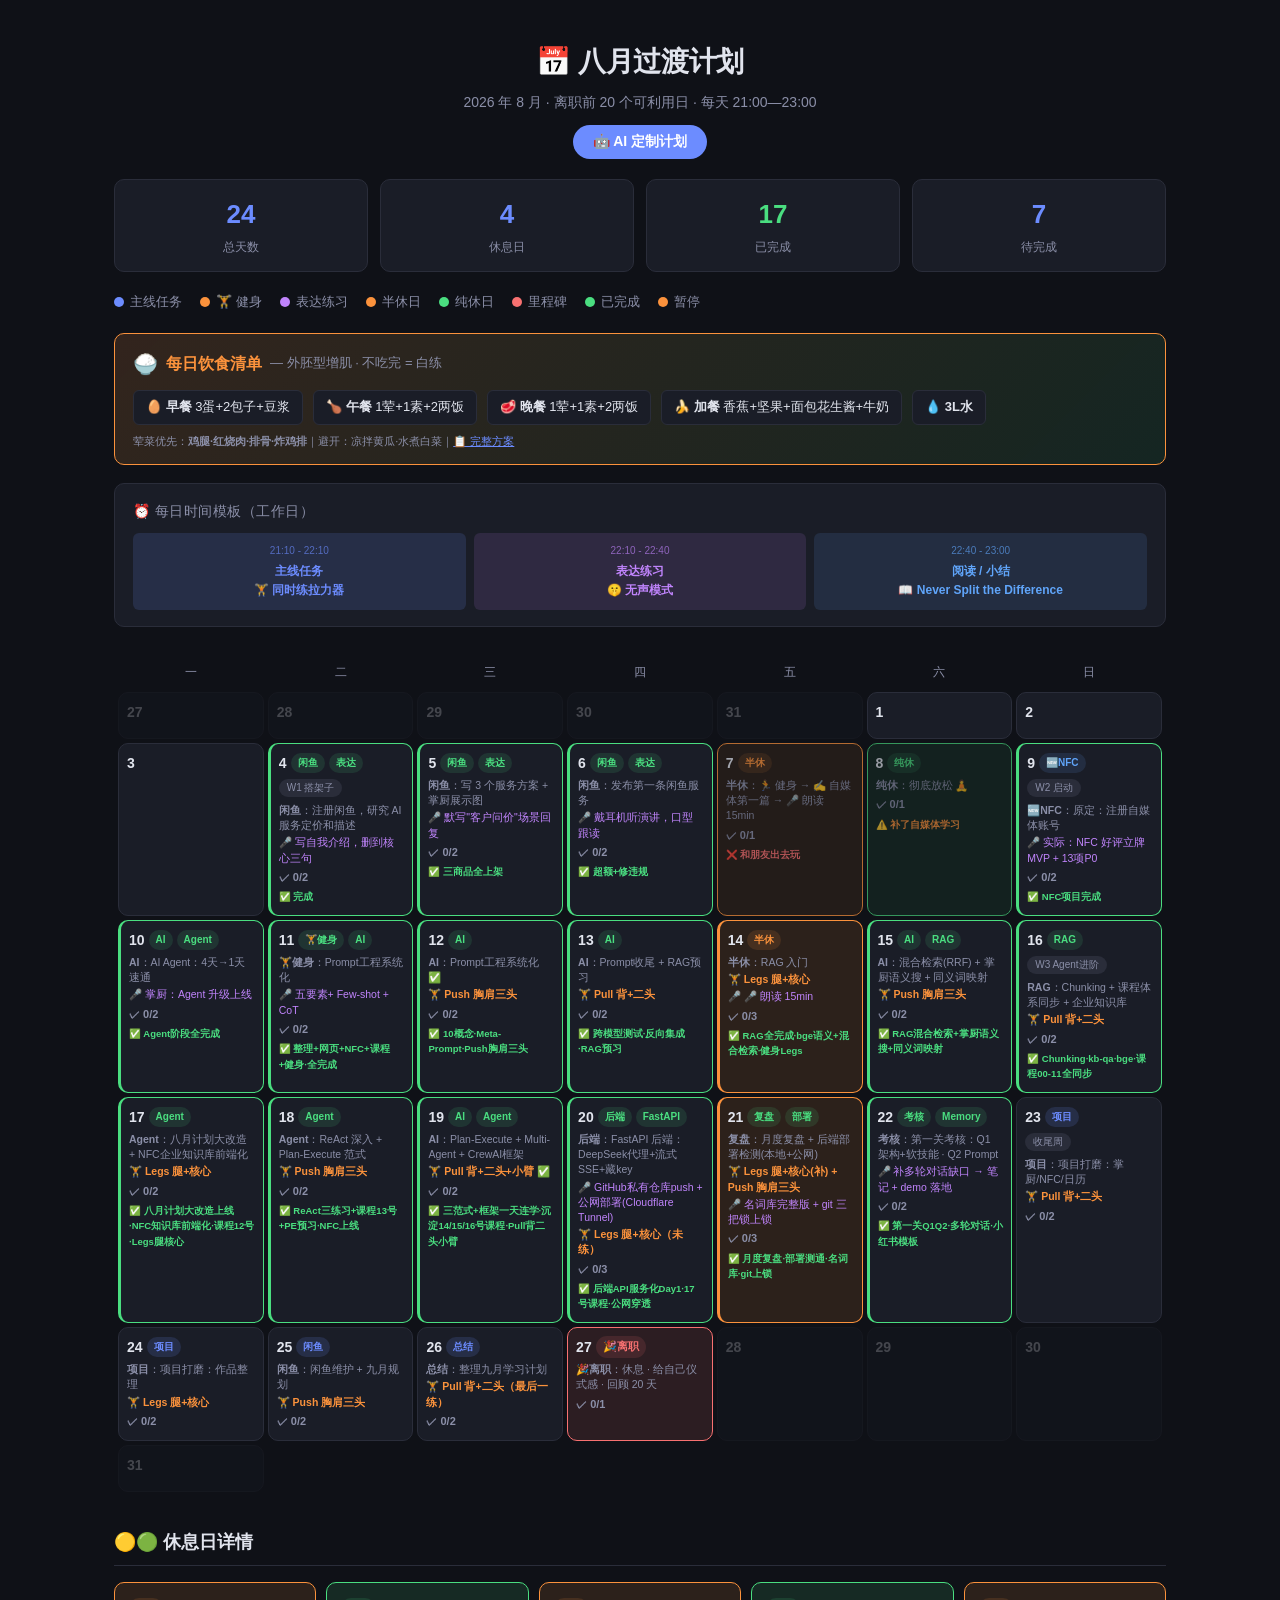
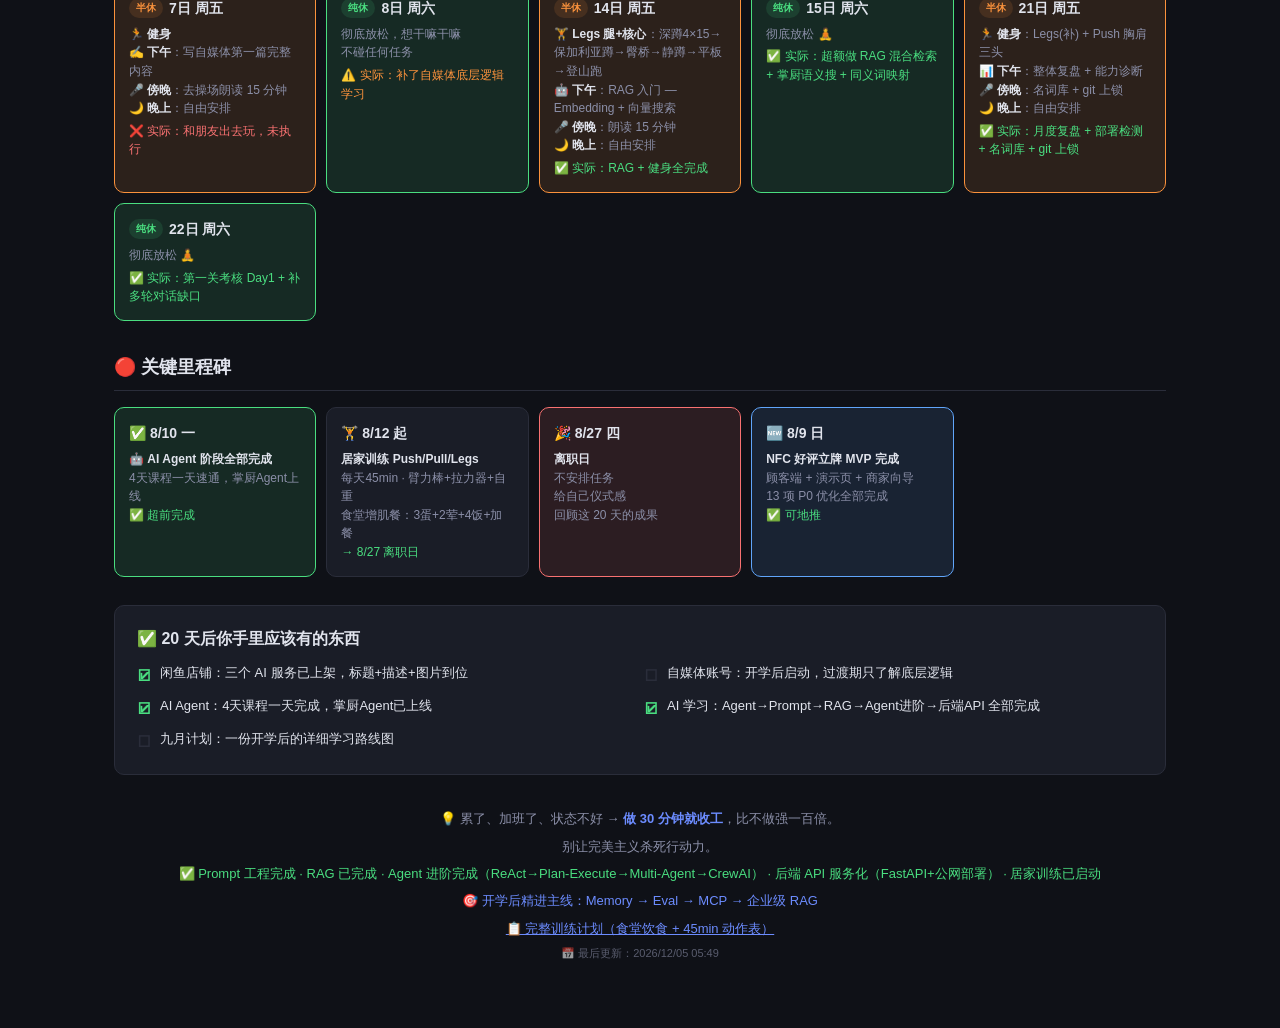
<file: index.html>
<!DOCTYPE html>
<html lang="zh-CN">
<head>
<meta charset="UTF-8">
<meta name="viewport" content="width=device-width, initial-scale=1.0, user-scalable=no, viewport-fit=cover">
<meta name="apple-mobile-web-app-capable" content="yes">
<meta name="apple-mobile-web-app-status-bar-style" content="black-translucent">
<meta name="apple-mobile-web-app-title" content="八月计划">
<meta name="theme-color" content="#0f1117">
<title>八月过渡计划 · 2026</title>
<link rel="stylesheet" href="style.css">
  <script src="data.js"></script>
</head>
<body>

<!-- ⏸ PAUSE BANNER（模块，有数据才显示）-->
<div id="banner-module"></div>

<header>
  <h1 id="plan-title">📅 八月过渡计划</h1>
  <p class="subtitle" id="plan-subtitle">2026 年 8 月 · 离职前 20 个可利用日 · 每天 21:00—23:00</p>
  <button class="ai-cta" onclick="openAi()">🤖 AI 定制计划</button>
</header>

<!-- STATS -->
<div class="stats-row">
  <div class="stat-card"><div class="num" id="stat-total">0</div><div class="label">总天数</div></div>
  <div class="stat-card"><div class="num" id="stat-rest">0</div><div class="label">休息日</div></div>
  <div class="stat-card"><div class="num green" id="stat-done">0</div><div class="label">已完成</div></div>
  <div class="stat-card"><div class="num" id="stat-todo">0</div><div class="label">待完成</div></div>
</div>

<!-- LEGEND -->
<div class="legend">
  <span class="legend-main"><i class="dot main"></i> 主线任务</span>
  <span class="legend-workout"><i class="dot workout"></i> 🏋️ 健身</span>
  <span class="legend-express"><i class="dot express"></i> 表达练习</span>
  <span class="legend-half"><i class="dot half-rest"></i> 半休日</span>
  <span class="legend-full"><i class="dot full-rest"></i> 纯休日</span>
  <span class="legend-milestone"><i class="dot milestone"></i> 里程碑</span>
  <span><i class="dot done"></i> 已完成</span>
  <span><i class="dot paused"></i> 暂停</span>
</div>

<!-- 🍚 DIET BANNER（模块，有数据才显示）-->
<div id="diet-module"></div>

<!-- DAILY TEMPLATE（模块，有数据才显示）-->
<div id="template-module"></div>

<!-- ═══════════════════════════════════════════════
     DESKTOP: CALENDAR TABLE
     ═══════════════════════════════════════════════ -->
<div class="desktop-only" id="desktop-calendar"></div>

<!-- ═══════════════════════════════════════════════
     MOBILE: WEEK CARD LIST
     ═══════════════════════════════════════════════ -->
<div class="mobile-only" id="mobile-calendar"></div>

<!-- REST DAY DETAILS -->
<div class="section-title">🟡🟢 休息日详情</div>
<div class="detail-grid" id="rest-detail-cards"></div>

<!-- MILESTONE CARDS -->
<div class="section-title">🔴 关键里程碑</div>
<div class="detail-grid" id="milestone-cards"></div>

<!-- CHECKLIST（模块，有数据才显示）-->
<div id="checklist-module"></div>

<footer id="footer-module"></footer>

<!-- ═══════════════ DAY DETAIL MODAL ═══════════════ -->
<div class="modal-overlay" id="detail-modal">
  <div class="modal-box">
    <div class="modal-head">
      <div class="title" id="modal-title"></div>
      <button class="modal-close" onclick="closeDetail()">✕</button>
    </div>
    <div class="progress-bar"><div class="progress-fill" id="modal-progress"></div></div>

    <div class="modal-section">
      <h4>🏷 主题标签</h4>
      <div id="modal-tags"></div>
      <div class="note-input-row">
        <input class="note-input" id="tag-input" placeholder="加个主题标签，如 数学 / 英语" onkeydown="if(event.key==='Enter')addTag()">
        <button class="note-add" onclick="addTag()">添加</button>
      </div>
    </div>

    <div class="modal-section">
      <h4>📋 今日时段</h4>
      <div id="modal-tasks"></div>
      <button class="slot-add" onclick="addSlot()">+ 添加时段</button>
    </div>

    <div class="modal-section">
      <h4>📝 我的记录</h4>
      <div id="modal-notes"></div>
      <div class="note-input-row">
        <input class="note-input" id="note-input" placeholder="记一条…回车或点添加" onkeydown="if(event.key==='Enter')addNote()">
        <button class="note-add" onclick="addNote()">添加</button>
      </div>
    </div>

    <div class="sync-row">
      <button class="sync-btn" onclick="exportData()">⬇️ 导出记录</button>
      <button class="sync-btn" onclick="document.getElementById('import-file').click()">⬆️ 导入记录</button>
      <input type="file" id="import-file" accept=".json" style="display:none" onchange="importData(event)">
    </div>
  </div>
</div>

<!-- ═══════════════ AI 定制面板 ═══════════════ -->
<div class="modal-overlay" id="ai-modal">
  <div class="modal-box">
    <div class="modal-head">
      <div class="title">🤖 AI 定制计划</div>
      <button class="modal-close" onclick="closeAi()">✕</button>
    </div>

    <div class="modal-section">
      <h4>🔑 DeepSeek API Key（存本地）</h4>
      <input id="ai-key" class="note-input" type="password" placeholder="sk-..." style="width:100%">
    </div>

    <div class="modal-section">
      <h4>🎯 目标</h4>
      <textarea id="ai-goal" class="note-input" rows="3" style="width:100%;resize:vertical" placeholder="例：9月考CPA，每天只有3小时，周末想多学点"></textarea>
    </div>

    <div class="modal-section">
      <h4>⚙️ 约束 / 偏好（可选）</h4>
      <textarea id="ai-constraint" class="note-input" rows="2" style="width:100%;resize:vertical" placeholder="例：周三晚上有事；不喜欢早起；劳逸结合"></textarea>
    </div>

    <div class="modal-section">
      <h4>📅 可利用日（点选哪几天有空）</h4>
      <div class="weekday-picker" id="weekday-picker">
        <button class="wd-btn on" onclick="this.classList.toggle('on')">周一</button>
        <button class="wd-btn on" onclick="this.classList.toggle('on')">周二</button>
        <button class="wd-btn on" onclick="this.classList.toggle('on')">周三</button>
        <button class="wd-btn on" onclick="this.classList.toggle('on')">周四</button>
        <button class="wd-btn on" onclick="this.classList.toggle('on')">周五</button>
        <button class="wd-btn on" onclick="this.classList.toggle('on')">周六</button>
        <button class="wd-btn on" onclick="this.classList.toggle('on')">周日</button>
      </div>
    </div>

    <div class="modal-section">
      <h4>⏰ 可用时间段</h4>
      <div id="time-slot-list">
        <input class="note-input time-slot" placeholder="如 20:00-23:00">
      </div>
      <button class="slot-add" onclick="addTimeSlot()">+ 加一段</button>
    </div>

    <button class="ai-gen" onclick="generatePlan()">✨ 生成计划</button>
    <div id="ai-status" class="empty-hint" style="margin-top:8px;"></div>

    <div class="sync-row">
      <button class="sync-btn" onclick="downloadPlan()">⬇️ 下载当前计划 JSON</button>
    </div>
  </div>
</div>

<!-- ═══════════════════════════════════════════════
     DATA — 改计划只改这里
     ═══════════════════════════════════════════════ -->
<script src="app.js"></script>

</body>
</html>
</file>
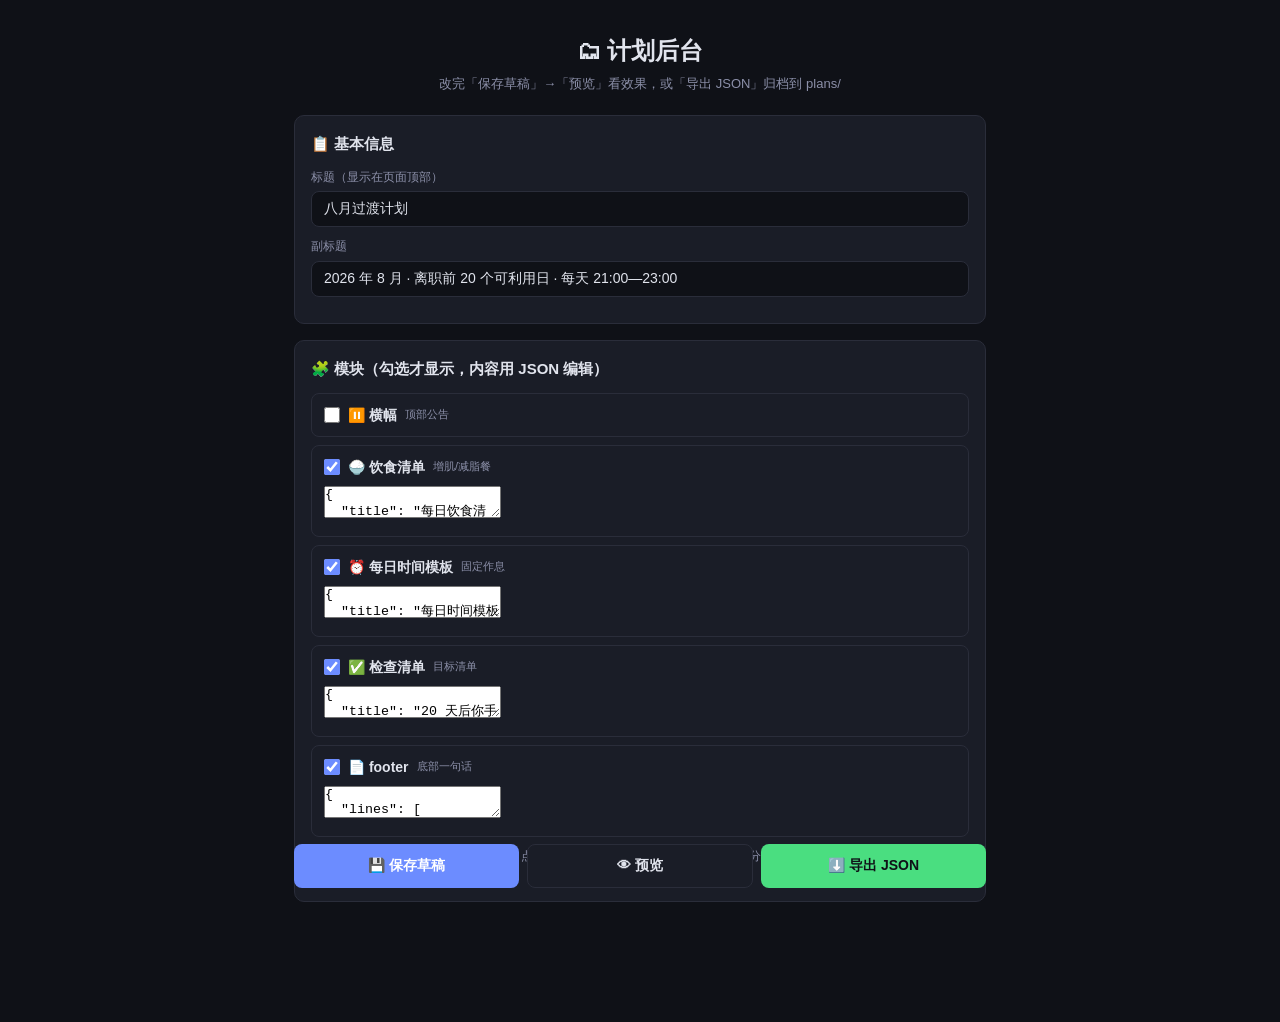
<file: admin.html>
<!DOCTYPE html>
<html lang="zh-CN">
<head>
<meta charset="UTF-8">
<meta name="viewport" content="width=device-width, initial-scale=1.0, viewport-fit=cover">
<title>计划后台</title>
<style>
*, *::before, *::after { box-sizing: border-box; margin: 0; padding: 0; }
:root {
  --bg: #0f1117; --card: #1a1d27; --border: #2a2d3a;
  --text: #e1e4ed; --text-secondary: #8b8fa8;
  --accent: #6c8cff; --accent-glow: rgba(108,140,255,0.15);
  --green: #4ade80; --red: #f87171; --orange: #fb923c;
  --radius: 10px;
}
body {
  background: var(--bg); color: var(--text);
  font-family: -apple-system, BlinkMacSystemFont, "Segoe UI", "PingFang SC", "Microsoft YaHei", sans-serif;
  line-height: 1.6; max-width: 720px; margin: 0 auto; padding: 20px 14px 60px;
}
header { text-align: center; padding: 12px 0 20px; }
header h1 { font-size: 24px; font-weight: 800; }
header p { color: var(--text-secondary); font-size: 13px; margin-top: 4px; }

.card { background: var(--card); border: 1px solid var(--border); border-radius: var(--radius); padding: 16px; margin-bottom: 16px; }
.card h2 { font-size: 15px; margin-bottom: 12px; }
.field { margin-bottom: 10px; }
.field label { display: block; font-size: 12px; color: var(--text-secondary); margin-bottom: 4px; }
.field input, .field textarea {
  width: 100%; background: #0f1117; border: 1px solid var(--border); border-radius: 8px;
  padding: 9px 12px; color: var(--text); font-size: 14px; outline: none; font-family: inherit;
}
.field input:focus, .field textarea:focus { border-color: var(--accent); }
.field textarea { min-height: 90px; resize: vertical; font-family: ui-monospace, SFMono-Regular, Menlo, monospace; font-size: 12px; line-height: 1.5; }

.mod { border: 1px solid var(--border); border-radius: 8px; padding: 10px 12px; margin-bottom: 8px; }
.mod-head { display: flex; align-items: center; gap: 8px; cursor: pointer; }
.mod-head input { width: 16px; height: 16px; accent-color: var(--accent); }
.mod-head .name { font-size: 14px; font-weight: 600; }
.mod-head .hint { font-size: 11px; color: var(--text-secondary); }
.mod-body { display: none; margin-top: 8px; }
.mod.on .mod-body { display: block; }

.actions { display: flex; gap: 8px; flex-wrap: wrap; position: sticky; bottom: 12px; }
.actions button {
  flex: 1; min-width: 100px; padding: 12px; border: none; border-radius: 8px;
  font-size: 14px; font-weight: 600; cursor: pointer;
}
.btn-save { background: var(--accent); color: #fff; }
.btn-export { background: var(--green); color: #0f1117; }
.btn-preview { background: var(--card); color: var(--text); border: 1px solid var(--border) !important; }
.hint-tip { font-size: 12px; color: var(--text-secondary); margin-top: 10px; }
</style>
</head>
<body>
<header>
  <h1>🗂 计划后台</h1>
  <p>改完「保存草稿」→「预览」看效果，或「导出 JSON」归档到 plans/</p>
</header>

<div class="card">
  <h2>📋 基本信息</h2>
  <div class="field"><label>标题（显示在页面顶部）</label><input id="meta-title" placeholder="如：CPA 冲刺计划"></div>
  <div class="field"><label>副标题</label><input id="meta-subtitle" placeholder="如：9月考试 · 每天 3 小时"></div>
</div>

<div class="card">
  <h2>🧩 模块（勾选才显示，内容用 JSON 编辑）</h2>

  <div class="mod" data-mod="banner">
    <label class="mod-head"><input type="checkbox" class="mod-toggle"><span class="name">⏸️ 横幅</span><span class="hint">顶部公告</span></label>
    <div class="mod-body"><textarea class="mod-json" placeholder='{"msg":"公告标题","sub":"副内容"}'></textarea></div>
  </div>

  <div class="mod" data-mod="diet">
    <label class="mod-head"><input type="checkbox" class="mod-toggle"><span class="name">🍚 饮食清单</span><span class="hint">增肌/减脂餐</span></label>
    <div class="mod-body"><textarea class="mod-json" placeholder='{"title":"每日饮食清单","note":"说明","items":[{"emoji":"🥚","label":"早餐","text":"内容"}],"footnote":"底部"}'></textarea></div>
  </div>

  <div class="mod" data-mod="dailyTemplate">
    <label class="mod-head"><input type="checkbox" class="mod-toggle"><span class="name">⏰ 每日时间模板</span><span class="hint">固定作息</span></label>
    <div class="mod-body"><textarea class="mod-json" placeholder='{"title":"每日时间模板","slots":[{"time":"21:10-22:10","label":"主线","note":"备注","type":"main"}]}'></textarea></div>
  </div>

  <div class="mod" data-mod="checklist">
    <label class="mod-head"><input type="checkbox" class="mod-toggle"><span class="name">✅ 检查清单</span><span class="hint">目标清单</span></label>
    <div class="mod-body"><textarea class="mod-json" placeholder='{"title":"完成后你该有的东西","items":[{"text":"一条","done":false}]}'></textarea></div>
  </div>

  <div class="mod" data-mod="footer">
    <label class="mod-head"><input type="checkbox" class="mod-toggle"><span class="name">📄 footer</span><span class="hint">底部一句话</span></label>
    <div class="mod-body"><textarea class="mod-json" placeholder='{"lines":["第一句","第二句"]}'></textarea></div>
  </div>

  <p class="hint-tip">💡 JSON 不会写没关系：先勾选模块，点「保存草稿」会用默认内容填充；日历部分（每天的时段/标签）请到主页面点某天编辑。</p>
</div>

<div class="actions">
  <button class="btn-save" onclick="saveDraft()">💾 保存草稿</button>
  <button class="btn-preview" onclick="preview()">👁 预览</button>
  <button class="btn-export" onclick="exportJson()">⬇️ 导出 JSON</button>
</div>

<script src="data.js"></script>
<script>
const DRAFT_KEY = 'plan-admin-draft';
const MODS = ['banner', 'diet', 'dailyTemplate', 'checklist', 'footer'];
let plan = null;

function loadPlan() {
  try {
    const draft = localStorage.getItem(DRAFT_KEY);
    if (draft) plan = JSON.parse(draft);
  } catch (e) {}
  if (!plan) plan = JSON.parse(JSON.stringify(window.PLAN_DATA));
  renderForm();
}

function renderForm() {
  document.getElementById('meta-title').value = (plan.meta && plan.meta.title) || '';
  document.getElementById('meta-subtitle').value = (plan.meta && plan.meta.subtitle) || '';
  MODS.forEach(m => {
    const data = plan.modules && plan.modules[m];
    const box = document.querySelector(`.mod[data-mod="${m}"]`);
    const toggle = box.querySelector('.mod-toggle');
    const json = box.querySelector('.mod-json');
    toggle.checked = !!data;
    // 勾选但没内容时，用默认数据填充
    if (toggle.checked) json.value = JSON.stringify(data || (window.PLAN_DATA.modules && window.PLAN_DATA.modules[m]) || {}, null, 2);
    else json.value = '';
    syncMod(box, toggle.checked);
  });
}

function syncMod(box, on) {
  box.classList.toggle('on', on);
}

document.querySelectorAll('.mod-toggle').forEach(t => {
  t.addEventListener('change', () => {
    const box = t.closest('.mod');
    syncMod(box, t.checked);
    if (t.checked && !box.querySelector('.mod-json').value) {
      const m = box.dataset.mod;
      box.querySelector('.mod-json').value = JSON.stringify((window.PLAN_DATA.modules && window.PLAN_DATA.modules[m]) || {}, null, 2);
    }
  });
});

function buildPlan() {
  const modules = {};
  MODS.forEach(m => {
    const box = document.querySelector(`.mod[data-mod="${m}"]`);
    if (!box.querySelector('.mod-toggle').checked) return;
    try {
      modules[m] = JSON.parse(box.querySelector('.mod-json').value || '{}');
    } catch (e) {
      alert(`模块「${m}」的 JSON 格式有误，已跳过：\n` + e.message);
    }
  });
  return {
    meta: { title: document.getElementById('meta-title').value.trim(), subtitle: document.getElementById('meta-subtitle').value.trim() },
    weeks: plan.weeks || window.PLAN_DATA.weeks || [],
    days: plan.days || window.PLAN_DATA.days || [],
    restDays: plan.restDays || window.PLAN_DATA.restDays || [],
    milestones: plan.milestones || window.PLAN_DATA.milestones || [],
    modules,
  };
}

function saveDraft() {
  plan = buildPlan();
  localStorage.setItem(DRAFT_KEY, JSON.stringify(plan));
  alert('✅ 已保存草稿（打开 index.html 即可看到效果）');
}

function preview() {
  plan = buildPlan();
  localStorage.setItem(DRAFT_KEY, JSON.stringify(plan));
  window.open('index.html', '_blank');
}

function exportJson() {
  const data = buildPlan();
  const name = (data.meta.title || 'plan').replace(/[\\/:*?"<>|]/g, '');
  const blob = new Blob([JSON.stringify(data, null, 2)], { type: 'application/json' });
  const a = document.createElement('a');
  a.href = URL.createObjectURL(blob);
  a.download = name + '.json';
  a.click();
  URL.revokeObjectURL(a.href);
}

loadPlan();
</script>
</body>
</html>
</file>
<file: style.css>
*, *::before, *::after { box-sizing: border-box; margin: 0; padding: 0; }

/* ═══════════════ SHARED VARIABLES ═══════════════ */
:root {
  --bg: #0f1117;
  --card: #1a1d27;
  --border: #2a2d3a;
  --text: #e1e4ed;
  --text-secondary: #8b8fa8;
  --accent: #6c8cff;
  --accent-glow: rgba(108, 140, 255, 0.15);
  --green: #4ade80;
  --green-bg: rgba(74, 222, 128, 0.12);
  --orange: #fb923c;
  --orange-bg: rgba(251, 146, 60, 0.12);
  --purple: #c084fc;
  --purple-bg: rgba(192, 132, 252, 0.12);
  --red: #f87171;
  --red-bg: rgba(248, 113, 113, 0.12);
  --blue: #60a5fa;
  --blue-bg: rgba(96, 165, 250, 0.12);
  --radius: 10px;
  --radius-sm: 6px;
}

body {
  background: var(--bg);
  color: var(--text);
  font-family: -apple-system, BlinkMacSystemFont, "Segoe UI", "PingFang SC", "Microsoft YaHei", sans-serif;
  line-height: 1.6;
  max-width: 1100px;
  margin: 0 auto;
  -webkit-tap-highlight-color: transparent;
}

/* ═══════════════ PAUSE BANNER ═══════════════ */
.pause-banner {
  background: rgba(251, 146, 60, 0.1);
  border: 1px solid var(--orange);
  border-radius: var(--radius);
  padding: 12px 18px;
  margin-bottom: 18px;
  text-align: center;
  display: flex;
  align-items: center;
  justify-content: center;
  gap: 10px;
  flex-wrap: wrap;
}
.pause-banner .icon { font-size: 20px; }
.pause-banner .msg { font-size: 14px; font-weight: 700; color: var(--orange); }
.pause-banner .sub { font-size: 12px; color: var(--text-secondary); }

/* ═══════════════ HEADER ═══════════════ */
header { text-align: center; padding: 16px 0 20px; }
header h1 { font-size: 28px; font-weight: 700; letter-spacing: -0.3px; margin-bottom: 6px; }
header .subtitle { color: var(--text-secondary); font-size: 14px; }

/* ═══════════════ STATS ═══════════════ */
.stats-row { display: flex; gap: 12px; margin-bottom: 20px; flex-wrap: wrap; }
.stat-card { flex: 1; min-width: 90px; background: var(--card); border: 1px solid var(--border); border-radius: var(--radius); padding: 14px 16px; text-align: center; }
.stat-card .num { font-size: 26px; font-weight: 700; color: var(--accent); }
.stat-card .num.green { color: var(--green); }
.stat-card .label { font-size: 12px; color: var(--text-secondary); margin-top: 2px; }

/* ═══════════════ LEGEND ═══════════════ */
.legend { display: flex; gap: 18px; margin-bottom: 20px; flex-wrap: wrap; font-size: 13px; color: var(--text-secondary); }
.legend span { display: flex; align-items: center; gap: 6px; }
.dot { width: 10px; height: 10px; border-radius: 50%; display: inline-block; }
.dot.main      { background: var(--accent); }
.dot.workout   { background: var(--orange); }
.dot.express   { background: var(--purple); }
.dot.half-rest { background: var(--orange); }
.dot.full-rest { background: var(--green); }
.dot.milestone { background: var(--red); }
.dot.done      { background: var(--green); }
.dot.paused    { background: var(--orange); }

/* ═══════════════ DAILY STRIP ═══════════════ */
.daily-strip { background: var(--card); border: 1px solid var(--border); border-radius: var(--radius); padding: 16px 18px; margin-bottom: 24px; }
.daily-strip h3 { font-size: 14px; color: var(--text-secondary); margin-bottom: 10px; font-weight: 500; text-transform: uppercase; letter-spacing: 0.5px; }
.strip-blocks { display: flex; gap: 8px; flex-wrap: wrap; }
.strip-block { flex: 1; min-width: 80px; border-radius: var(--radius-sm); padding: 10px 12px; text-align: center; font-size: 12px; font-weight: 600; }
.strip-block .time { font-size: 10px; opacity: 0.65; margin-bottom: 3px; font-weight: 400; }
.strip-main    { background: var(--accent-glow); color: var(--accent); }
.strip-express { background: var(--purple-bg); color: var(--purple); }
.strip-read    { background: var(--blue-bg); color: var(--blue); }

/* ═══════════════ SECTION TITLE ═══════════════ */
.section-title { font-size: 18px; font-weight: 700; margin: 32px 0 16px; padding-bottom: 8px; border-bottom: 1px solid var(--border); }

/* ═══════════════ CHECKLIST ═══════════════ */
.checklist { background: var(--card); border: 1px solid var(--border); border-radius: var(--radius); padding: 20px 22px; margin-top: 28px; }
.checklist h3 { font-size: 16px; margin-bottom: 12px; }
.checklist ul { list-style: none; display: grid; grid-template-columns: 1fr 1fr; gap: 8px; }
.checklist li { font-size: 13px; display: flex; align-items: flex-start; gap: 8px; }
.checklist .check { font-weight: 700; font-size: 15px; flex-shrink: 0; margin-top: 1px; }
.checklist .check.done { color: var(--green); }
.checklist .check.pending { color: var(--border); }

/* ═══════════════ FOOTER ═══════════════ */
footer { text-align: center; margin-top: 32px; color: var(--text-secondary); font-size: 13px; padding-bottom: 40px; line-height: 1.8; }
footer b { color: var(--accent); }
footer .timestamp { color: var(--text-secondary); font-size: 11px; opacity: 0.6; margin-top: 4px; }

/* ═══════════════ COMMON TAGS ═══════════════ */
.tag { display: inline-block; font-size: 10px; padding: 2px 7px; border-radius: 999px; font-weight: 600; }
.tag-main      { background: var(--accent-glow); color: var(--accent); }
.tag-express   { background: var(--purple-bg);   color: var(--purple); }
.tag-half-rest { background: var(--orange-bg);   color: var(--orange); }
.tag-full-rest { background: var(--green-bg);    color: var(--green); }
.tag-milestone { background: var(--red-bg);      color: var(--red); font-size: 11px; }
.tag-done      { background: var(--green-bg);    color: var(--green); }
.tag-nfc       { background: var(--blue-bg);     color: var(--blue); }

/* ═══════════════════════════════════════════════
   DESKTOP (>768px)
   ═══════════════════════════════════════════════ */
@media (min-width: 769px) {
  body { padding: 24px; }

  /* Calendar Table */
  .cal-table { width: 100%; border-collapse: separate; border-spacing: 4px; margin-bottom: 24px; table-layout: fixed; }
  .cal-table th { font-size: 12px; font-weight: 500; color: var(--text-secondary); padding: 8px 0 6px; text-align: center; }
  .cal-table td {
    background: var(--card); border: 1px solid var(--border); border-radius: var(--radius);
    vertical-align: top; padding: 8px 8px 10px; font-size: 12px; min-height: 80px;
    transition: border-color 0.2s;
  }
  .cal-table td:hover { border-color: var(--accent); }
  .cal-table td.other-month { opacity: 0.25; pointer-events: none; }
  .cal-table td.weekday-none { background: transparent; border: none; pointer-events: none; }
  .cal-table td.done { border-color: var(--green); border-left: 3px solid var(--green); }
  .cal-table td.paused { border-color: var(--orange); opacity: 0.65; }
  .cal-table td.today { border-color: var(--accent); box-shadow: 0 0 12px rgba(108,140,255,0.25); }
  .cal-table td.missed { border-color: var(--red); opacity: 0.7; }
  .cal-table td.milestone-cell { border-color: var(--red); background: var(--red-bg); }
  .cal-table td.half-rest-cell { border-color: var(--orange); background: var(--orange-bg); }
  .cal-table td.full-rest-cell { border-color: var(--green); background: var(--green-bg); }
  .cal-table .date-num { font-size: 14px; font-weight: 700; margin-bottom: 4px; display: flex; align-items: center; gap: 4px; }
  .cal-table .event-line { font-size: 10.5px; color: var(--text-secondary); margin-top: 2px; line-height: 1.45; }
  .cal-table .workout-line { color: var(--orange); font-weight: 600; }
  .cal-table .express-line { color: var(--purple); }
  .cal-table .read-line { color: var(--blue); }
  .cal-table .status-line { font-size: 9.5px; font-weight: 700; margin-top: 3px; }
  .cal-table .status-line.s-ok { color: var(--green); }
  .cal-table .status-line.s-warn { color: var(--orange); }
  .cal-table .status-line.s-no { color: var(--red); }
  .cal-table .week-tag { display: inline-block; font-size: 10px; padding: 1px 8px; border-radius: 999px; background: var(--border); color: var(--text-secondary); margin-bottom: 4px; font-weight: 500; }

  /* Detail Cards */
  .detail-grid { display: grid; grid-template-columns: repeat(auto-fill, minmax(200px, 1fr)); gap: 10px; }
  .detail-card { background: var(--card); border: 1px solid var(--border); border-radius: var(--radius); padding: 14px; }
  .detail-card .date-header { font-weight: 700; font-size: 14px; margin-bottom: 6px; display: flex; align-items: center; gap: 6px; }
  .detail-card .line { font-size: 12px; color: var(--text-secondary); line-height: 1.55; }
  .detail-card .line b { color: var(--text); }
  .detail-card.rest { border-color: var(--green); background: var(--green-bg); }
  .detail-card.half-rest { border-color: var(--orange); background: var(--orange-bg); }
  .detail-card.milestone { border-color: var(--red); background: var(--red-bg); }
  .detail-card.nfc { border-color: var(--blue); background: var(--blue-bg); }
}

/* ═══════════════════════════════════════════════
   MOBILE (≤768px)
   ═══════════════════════════════════════════════ */
@media (max-width: 768px) {
  body { padding: 12px; max-width: 500px; }

  header { padding: 20px 0 16px; position: sticky; top: 0; background: var(--bg); z-index: 10; }
  header h1 { font-size: 24px; font-weight: 800; letter-spacing: -0.5px; margin-bottom: 4px; }
  header .subtitle { font-size: 13px; }

  /* Stats -> scrollable chips */
  .stats-row { flex-wrap: nowrap; gap: 8px; overflow-x: auto; -webkit-overflow-scrolling: touch; scrollbar-width: none; padding-bottom: 4px; }
  .stats-row::-webkit-scrollbar { display: none; }
  .stat-card {
    flex: 0 0 auto; border-radius: 999px; padding: 8px 16px; text-align: center; white-space: nowrap;
    display: flex; align-items: center; gap: 4px;
  }
  .stat-card .num { font-size: 20px; font-weight: 800; }
  .stat-card .label { font-size: 11px; margin-top: 0; display: inline; }

  /* Legend -> wrap chips */
  .legend { gap: 6px; font-size: 11px; }
  .legend span { padding: 5px 10px; border-radius: 999px; font-weight: 600; font-size: 11px; }
  .legend .dot { display: none; }
  .legend-main    { background: var(--accent-glow); color: var(--accent); }
  .legend-express { background: var(--purple-bg); color: var(--purple); }
  .legend-half    { background: var(--orange-bg); color: var(--orange); }
  .legend-full    { background: var(--green-bg); color: var(--green); }
  .legend-milestone { background: var(--red-bg); color: var(--red); }

  /* Week section */
  .week-section { margin-bottom: 10px; }
  .week-label {
    font-size: 11px; font-weight: 700; color: var(--text-secondary);
    padding: 10px 0 6px; position: sticky; top: 90px; background: var(--bg); z-index: 5;
    display: flex; align-items: center; gap: 6px;
  }
  .week-label::after { content: ''; flex: 1; height: 1px; background: var(--border); }
  .week-label .badge { font-size: 10px; padding: 2px 8px; border-radius: 999px; font-weight: 700; }

  /* Day card */
  .day-card {
    background: var(--card); border: 1px solid var(--border); border-radius: var(--radius);
    padding: 14px; margin-bottom: 6px; display: flex; gap: 12px; align-items: flex-start;
  }
  .day-card:active { background: #1f2232; }
  .day-card.done { border-color: var(--green); border-left: 3px solid var(--green); }
  .day-card.missed { border-color: var(--red); opacity: 0.7; }
  .day-card.paused { border-color: var(--orange); opacity: 0.7; }
  .day-card.milestone { border-color: var(--red); background: var(--red-bg); }
  .day-card.rest { border-color: var(--green); background: var(--green-bg); }
  .day-card.half-rest { border-color: var(--orange); background: var(--orange-bg); }

  .day-left { text-align: center; min-width: 36px; flex-shrink: 0; }
  .day-num { font-size: 22px; font-weight: 800; line-height: 1; }
  .day-weekday { font-size: 10px; color: var(--text-secondary); margin-top: 2px; }

  .day-middle { flex: 1; min-width: 0; }
  .day-tags { display: flex; gap: 4px; flex-wrap: wrap; margin-bottom: 4px; }
  .day-lines { font-size: 12px; color: var(--text-secondary); line-height: 1.6; }
  .day-lines b { color: var(--text); }
  .day-lines .sep { color: var(--border); margin: 0 4px; }

  .day-status { font-size: 10px; font-weight: 700; margin-top: 4px; padding: 2px 8px; border-radius: 999px; display: inline-block; }
  .ds-ok     { background: var(--green-bg); color: var(--green); }
  .ds-no     { background: var(--red-bg); color: var(--red); }
  .ds-warn   { background: var(--orange-bg); color: var(--orange); }

  /* Checklist single column */
  .checklist ul { grid-template-columns: 1fr; }

  /* Detail cards — 休息日 & 里程碑 */
  .section-title { font-size: 16px; }
  .detail-grid { display: flex; flex-direction: column; gap: 8px; }
  .detail-card {
    background: var(--card); border: 1px solid var(--border); border-radius: var(--radius);
    padding: 14px; font-size: 13px;
  }
  .detail-card .date-header { font-weight: 700; font-size: 14px; margin-bottom: 6px; display: flex; align-items: center; gap: 6px; }
  .detail-card .line { font-size: 12px; color: var(--text-secondary); line-height: 1.6; }
  .detail-card .line b { color: var(--text); }
  .detail-card.rest { border-color: var(--green); background: var(--green-bg); }
  .detail-card.half-rest { border-color: var(--orange); background: var(--orange-bg); }
  .detail-card.milestone { border-color: var(--red); background: var(--red-bg); }
  .detail-card.nfc { border-color: var(--blue); background: var(--blue-bg); }
}

/* ═══════════════ DESKTOP-ONLY / MOBILE-ONLY ═══════════════ */
.desktop-only { display: block; }
.mobile-only { display: none; }

@media (max-width: 768px) {
  .desktop-only { display: none; }
  .mobile-only { display: block; }
}

/* ═══════════════ DAY DETAIL MODAL ═══════════════ */
.cal-table td[data-date], .day-card[data-date] { cursor: pointer; }
.card-progress { font-size: 11px; font-weight: 700; margin-top: 3px; color: var(--text-secondary); }

.modal-overlay {
  position: fixed; inset: 0; background: rgba(0,0,0,0.6);
  display: none; align-items: flex-start; justify-content: center;
  z-index: 100; padding: 16px; overflow-y: auto;
  backdrop-filter: blur(3px);
}
.modal-overlay.open { display: flex; }
.modal-box {
  background: var(--card); border: 1px solid var(--border); border-radius: 14px;
  width: 100%; max-width: 480px; margin: 32px auto; padding: 20px;
  animation: modalIn 0.2s ease;
}
@keyframes modalIn { from { opacity:0; transform: translateY(12px); } to { opacity:1; transform:none; } }
.modal-head { display: flex; align-items: flex-start; justify-content: space-between; gap: 12px; margin-bottom: 12px; }
.modal-head .title { font-size: 18px; font-weight: 700; line-height: 1.4; }
.modal-head .title .tag { margin-right: 4px; }
.modal-close { background: none; border: none; color: var(--text-secondary); font-size: 22px; cursor: pointer; line-height: 1; padding: 4px; flex-shrink: 0; }
.modal-close:hover { color: var(--text); }

.progress-bar { height: 6px; background: var(--border); border-radius: 999px; overflow: hidden; margin-bottom: 16px; }
.progress-fill { height: 100%; background: var(--green); border-radius: 999px; transition: width 0.3s; }

.modal-section { margin-bottom: 16px; }
.modal-section h4 { font-size: 13px; color: var(--text-secondary); margin-bottom: 8px; font-weight: 600; }

.task-item { display: flex; align-items: flex-start; gap: 10px; padding: 10px 12px; border: 1px solid var(--border); border-radius: 8px; margin-bottom: 6px; cursor: pointer; transition: background 0.15s; }
.task-item:hover { background: #1f2232; }
.task-item .checkbox { width: 20px; height: 20px; border: 2px solid var(--border); border-radius: 6px; flex-shrink: 0; display: flex; align-items: center; justify-content: center; font-size: 13px; color: #fff; margin-top: 1px; transition: all 0.15s; }
.task-item.done .checkbox { background: var(--green); border-color: var(--green); }
.task-item .task-text { font-size: 14px; flex: 1; line-height: 1.5; }
.task-item.done .task-text { text-decoration: line-through; color: var(--text-secondary); }
.task-item .task-del { color: var(--text-secondary); font-size: 14px; cursor: pointer; padding: 0 2px; opacity: 0; transition: opacity 0.15s; flex-shrink: 0; }
.task-item:hover .task-del { opacity: 1; }
.task-item .task-del:hover { color: var(--red); }

.empty-hint { color: var(--text-secondary); font-size: 13px; text-align: center; padding: 10px; }

/* ── 时段编辑器 ── */
.slot-item { display: flex; align-items: center; gap: 8px; padding: 10px 12px; border: 1px solid var(--border); border-radius: 8px; margin-bottom: 6px; transition: background 0.15s; }
.slot-item:hover { background: #1f2232; }
.slot-main { flex: 1; display: flex; align-items: center; gap: 8px; min-width: 0; cursor: pointer; }
.slot-check { width: 18px; height: 18px; border: 2px solid var(--border); border-radius: 5px; flex-shrink: 0; display: flex; align-items: center; justify-content: center; font-size: 12px; color: #fff; }
.slot-item.done .slot-check { background: var(--green); border-color: var(--green); }
.slot-type { font-size: 10px; padding: 2px 7px; border-radius: 999px; font-weight: 600; flex-shrink: 0; }
.type-main { background: var(--accent-glow); color: var(--accent); }
.type-workout { background: var(--orange-bg); color: var(--orange); }
.type-express { background: var(--purple-bg); color: var(--purple); }
.type-read { background: var(--blue-bg); color: var(--blue); }
.slot-time { font-size: 11px; color: var(--text-secondary); flex-shrink: 0; white-space: nowrap; }
.slot-text { font-size: 14px; flex: 1; line-height: 1.5; }
.slot-item.done .slot-text { text-decoration: line-through; color: var(--text-secondary); }
.slot-actions { display: flex; gap: 2px; flex-shrink: 0; }
.slot-btn { background: none; border: none; cursor: pointer; font-size: 14px; padding: 2px 4px; opacity: 0.4; }
.slot-item:hover .slot-btn, .slot-btn:hover { opacity: 1; }

.slot-edit { border: 1px solid var(--accent); border-radius: 8px; padding: 10px; margin-bottom: 6px; display: flex; flex-direction: column; gap: 6px; }
.slot-edit-row { display: flex; gap: 6px; }
.slot-edit input, .slot-edit select { background: #0f1117; border: 1px solid var(--border); border-radius: 6px; padding: 8px 10px; color: var(--text); font-size: 13px; outline: none; }
.slot-edit .edit-time { flex: 1; }
.slot-edit .edit-text { width: 100%; }
.slot-edit select { flex-shrink: 0; }
.slot-edit-actions { display: flex; gap: 6px; justify-content: flex-end; }
.btn-save { background: var(--accent); color: #fff; border: none; border-radius: 6px; padding: 7px 14px; font-size: 13px; cursor: pointer; }
.btn-cancel { background: var(--card); color: var(--text-secondary); border: 1px solid var(--border); border-radius: 6px; padding: 7px 14px; font-size: 13px; cursor: pointer; }

.slot-add { width: 100%; background: var(--card); border: 1px dashed var(--border); border-radius: 8px; padding: 10px; color: var(--accent); font-size: 13px; cursor: pointer; margin-top: 4px; }
.slot-add:hover { border-color: var(--accent); }

.tag-chip { display: inline-flex; align-items: center; gap: 6px; background: var(--accent-glow); color: var(--accent); border-radius: 999px; padding: 4px 10px; font-size: 12px; font-weight: 600; margin: 0 4px 4px 0; }
.tag-del { cursor: pointer; font-size: 12px; opacity: 0.6; }
.tag-del:hover { opacity: 1; color: var(--red); }

.note-input-row { display: flex; gap: 8px; }
.note-input { flex: 1; background: #0f1117; border: 1px solid var(--border); border-radius: 8px; padding: 10px 12px; color: var(--text); font-size: 14px; outline: none; }
.note-input:focus { border-color: var(--accent); }
.note-add { background: var(--accent); color: #fff; border: none; border-radius: 8px; padding: 0 16px; font-size: 14px; font-weight: 600; cursor: pointer; }
.note-add:active { opacity: 0.8; }

.ai-cta { margin-top: 12px; background: var(--accent); color: #fff; border: none; border-radius: 999px; padding: 8px 20px; font-size: 14px; font-weight: 700; cursor: pointer; }
.ai-cta:active { opacity: 0.85; }

.weekday-picker { display: flex; gap: 6px; flex-wrap: wrap; }
.wd-btn { flex: 1; min-width: 44px; background: var(--card); border: 1px solid var(--border); border-radius: 8px; padding: 7px 0; color: var(--text-secondary); font-size: 12px; cursor: pointer; }
.wd-btn.on { background: var(--accent-glow); color: var(--accent); border-color: var(--accent); }
#time-slot-list { display: flex; flex-direction: column; gap: 6px; margin-bottom: 4px; }
.ai-gen { width: 100%; background: var(--accent); color: #fff; border: none; border-radius: 8px; padding: 11px; font-size: 14px; font-weight: 600; cursor: pointer; }
.ai-gen:active { opacity: 0.85; }
.ai-gen:disabled { opacity: 0.5; cursor: not-allowed; }

.sync-row { display: flex; gap: 8px; margin-top: 4px; }
.sync-btn { flex: 1; background: var(--card); border: 1px solid var(--border); border-radius: 8px; padding: 9px; color: var(--text-secondary); font-size: 12px; cursor: pointer; }
.sync-btn:hover { border-color: var(--accent); color: var(--text); }
</file>
